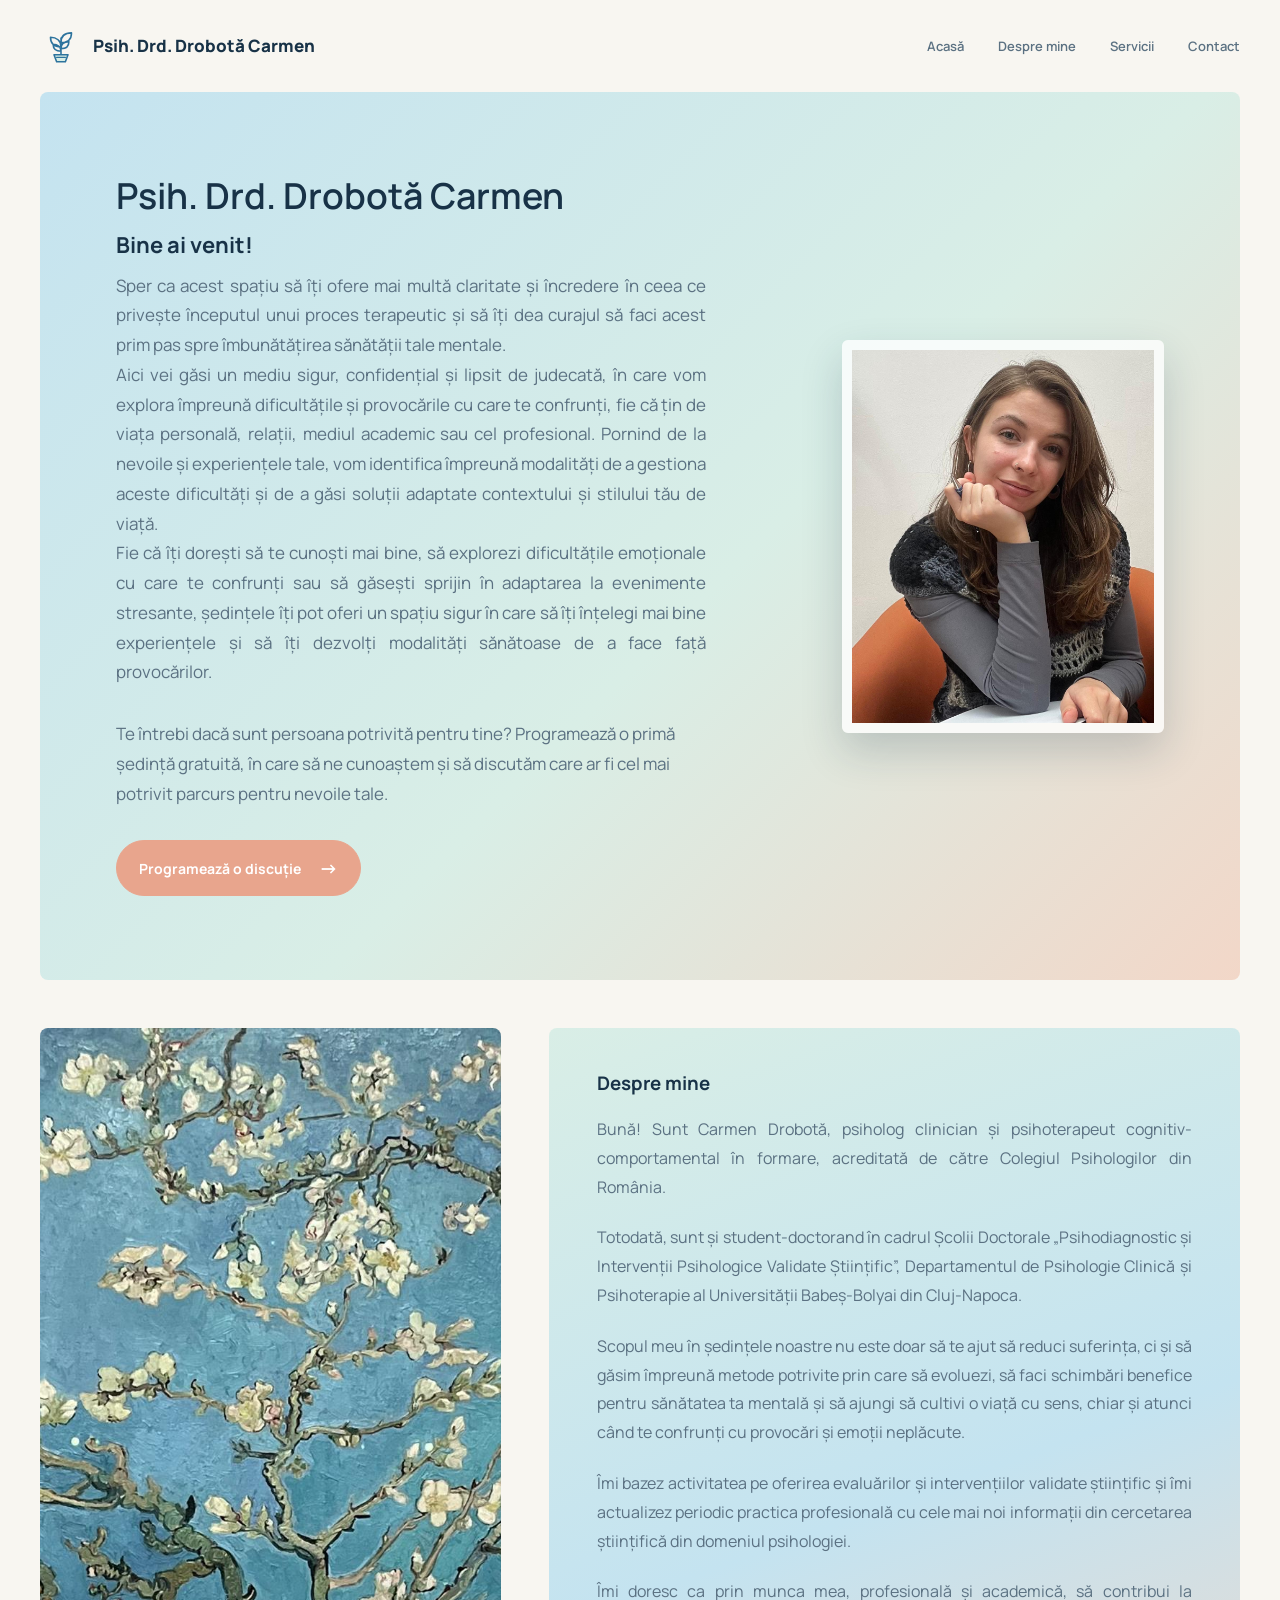
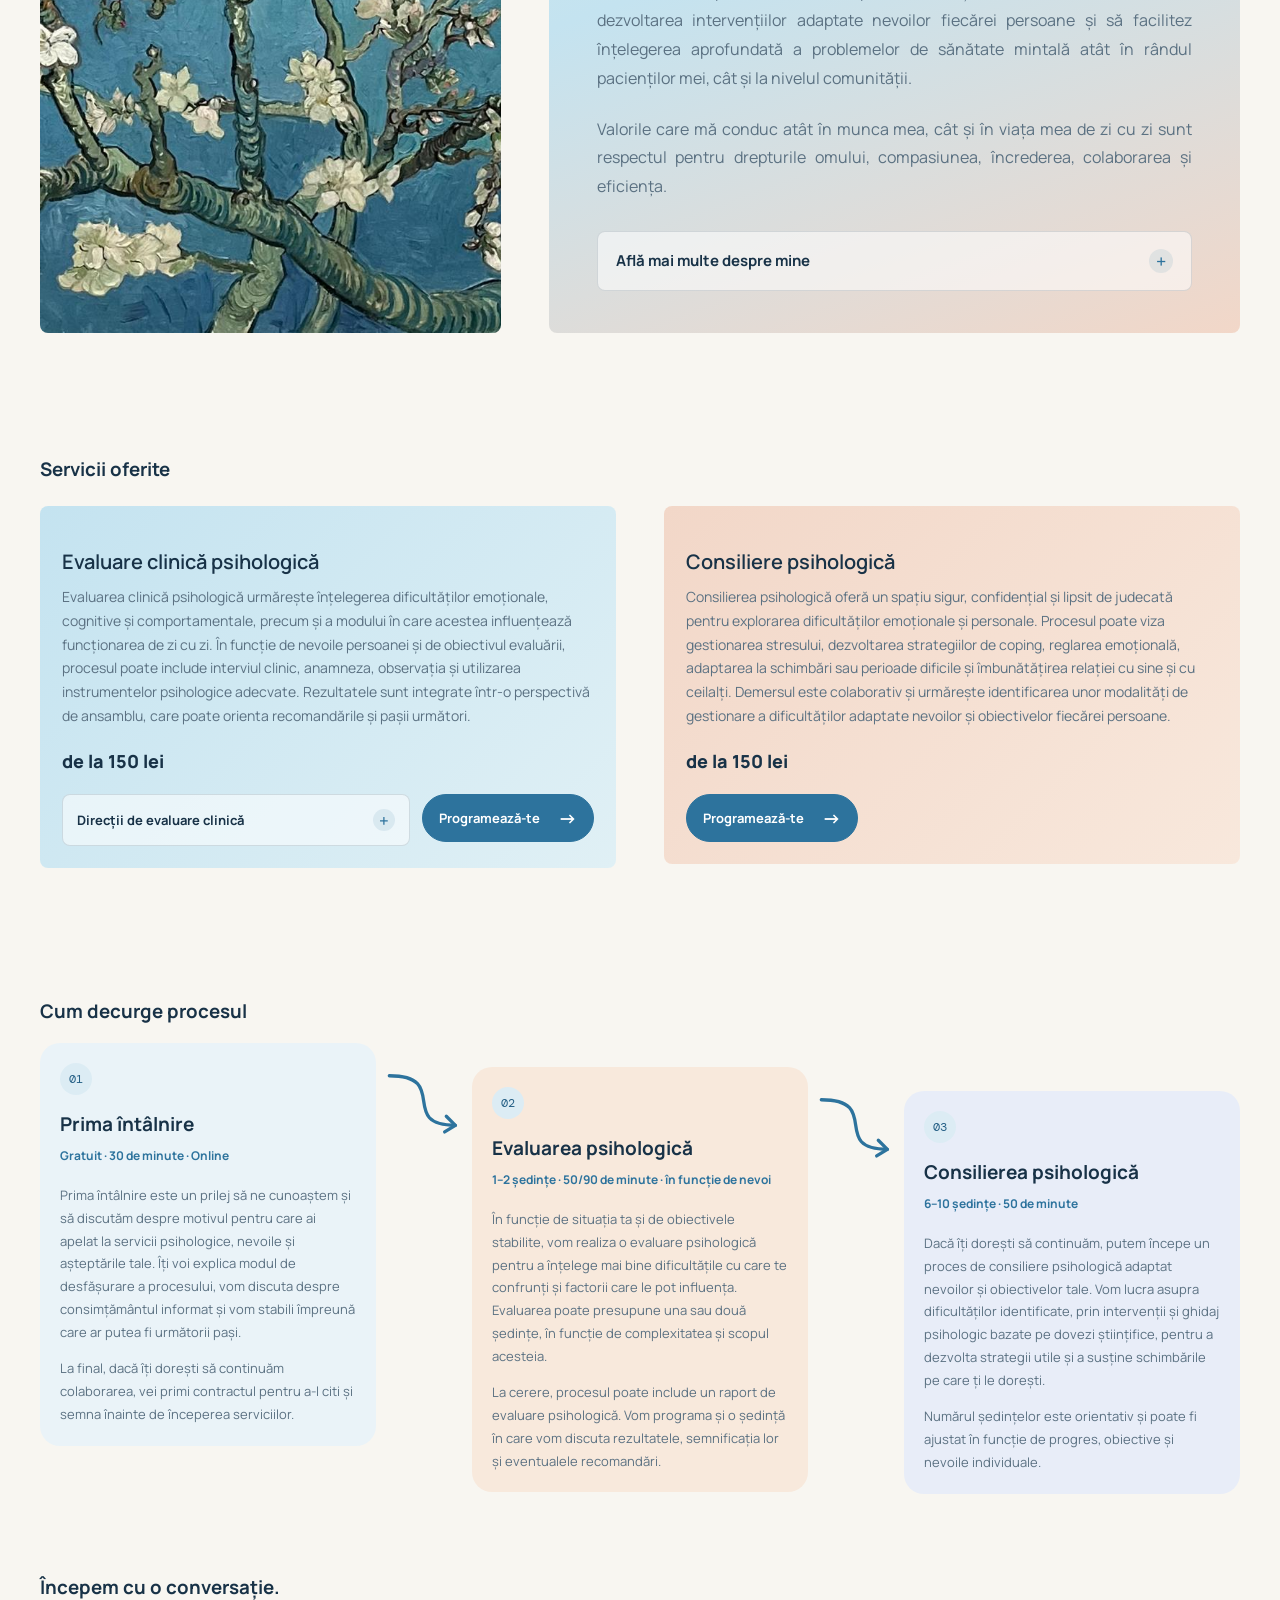
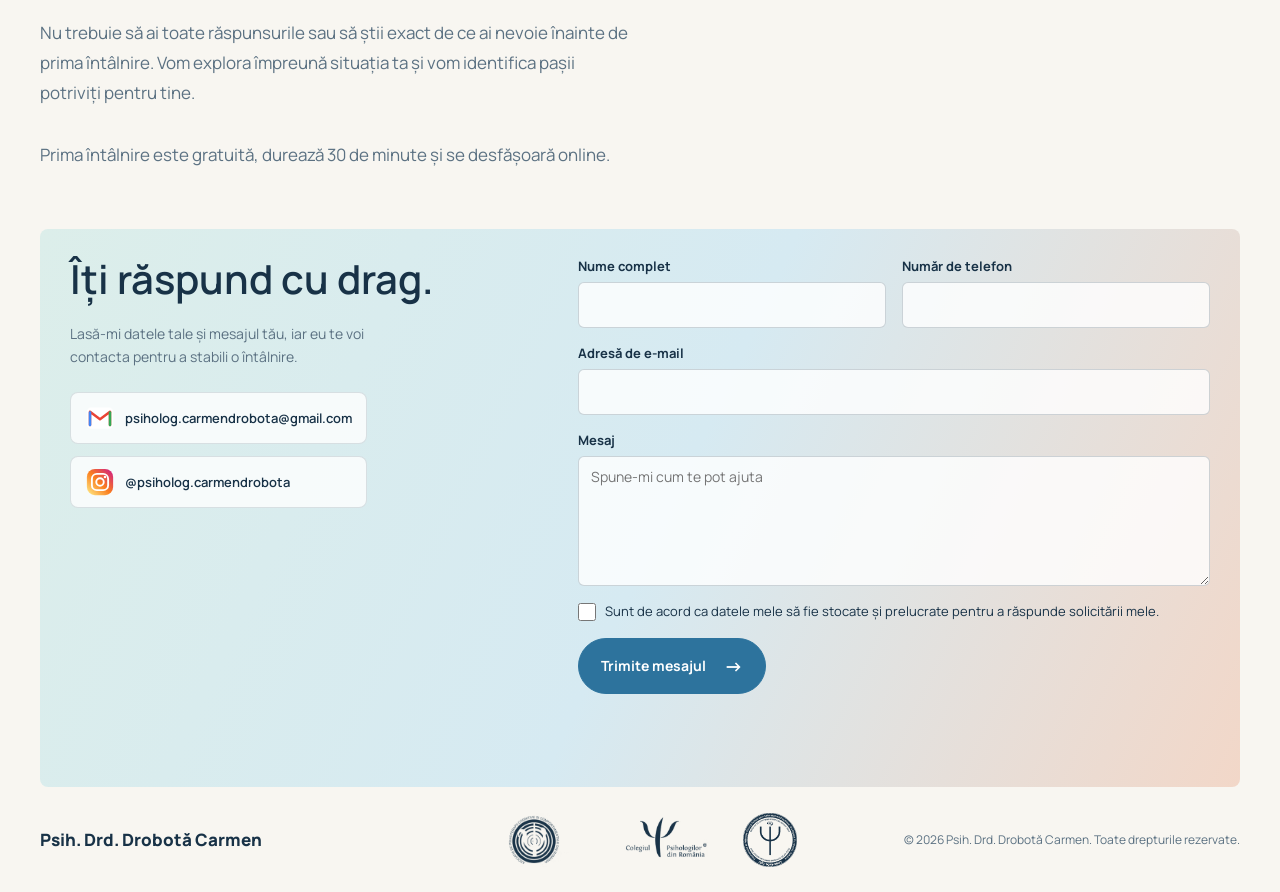
<file: index.html>
<!doctype html>
<html lang="ro">
<head>
  <meta charset="utf-8">
  <meta name="viewport" content="width=device-width, initial-scale=1">
  <meta name="description" content="Sprijin psihologic într-un spațiu sigur și fără judecată.">
  <title>Psih. Drd. Drobotă Carmen</title>
  <link rel="stylesheet" href="css/styles.css">
  <script src="js/script.js?v=3" defer></script>
</head>
<body class="single-page">
  <header class="site-header">
    <a class="wordmark" href="#home" aria-label="Psih. Drd. Drobotă Carmen - pagina principală"><svg class="wordmark-plant" viewBox="0 0 48 48" aria-hidden="true"><path d="M24 34V15M24 25c-8 0-12-4-12-11 7 0 12 4 12 11ZM24 20c0-7 4-11 12-11 0 7-4 11-12 11ZM24 30c-6 0-9-3-9-8 5 0 9 3 9 8ZM24 27c0-5 3-8 9-8 0 5-3 8-9 8Z" fill="none" stroke="#2d739d" stroke-linecap="round" stroke-linejoin="round" stroke-width="1.8"/><path d="m16 34 3 8h10l3-8H16Z" fill="#d9eee6" stroke="#2d739d" stroke-linejoin="round" stroke-width="1.8"/><path d="M19 37h10" fill="none" stroke="#2d739d" stroke-linecap="round" stroke-width="1.4"/></svg><span class="wordmark-name">Psih. Drd. Drobotă Carmen</span></a>
    <button class="menu-toggle" type="button" aria-expanded="false" aria-controls="primary-navigation">
      <span class="menu-toggle-label">Meniu</span>
      <span class="menu-toggle-icon" aria-hidden="true"></span>
    </button>
    <nav class="primary-navigation" id="primary-navigation" aria-label="Navigare principală">
      <a href="#home">Acasă</a>
      <a href="#about">Despre mine</a>
      <a href="#services">Servicii</a>
      <a href="#contact">Contact</a>
    </nav>
  </header>

  <main>
    <section class="page-intro home-intro" id="home">
      <div class="home-copy">
        <h2 data-reveal="left">Psih. Drd. Drobotă Carmen</h2>
        <p class="home-welcome">Bine ai venit!</p>
        <div class="home-description" data-reveal>
          <p class="intro-copy">Sper ca acest spațiu să îți ofere mai multă claritate și încredere în ceea ce privește începutul unui proces terapeutic și să îți dea curajul să faci acest prim pas spre îmbunătățirea sănătății tale mentale.</p>
          <p class="intro-copy">Aici vei găsi un mediu sigur, confidențial și lipsit de judecată, în care vom explora împreună dificultățile și provocările cu care te confrunți, fie că țin de viața personală, relații, mediul academic sau cel profesional. Pornind de la nevoile și experiențele tale, vom identifica împreună modalități de a gestiona aceste dificultăți și de a găsi soluții adaptate contextului și stilului tău de viață.</p>
          <p class="intro-copy">Fie că îți dorești să te cunoști mai bine, să explorezi dificultățile emoționale cu care te confrunți sau să găsești sprijin în adaptarea la evenimente stresante, ședințele îți pot oferi un spațiu sigur în care să îți înțelegi mai bine experiențele și să îți dezvolți modalități sănătoase de a face față provocărilor.</p>
        </div>
        <p class="intro-copy" data-reveal>Te întrebi dacă sunt persoana potrivită pentru tine? Programează o primă ședință gratuită, în care să ne cunoaștem și să discutăm care ar fi cel mai potrivit parcurs pentru nevoile tale.</p>
        <a class="text-link" data-reveal href="#contact-form">Programează o discuție <span aria-hidden="true">→</span></a>
      </div>
      <img class="portrait-image" data-reveal="right" src="images/IMG_1.jpeg" alt="Psih. Drd. Drobotă Carmen, psiholog">
    </section>

    <div class="about-layout" id="about">
      <img class="about-image" data-reveal="left" src="images/IMG_3.jpeg" alt="Pictură cu ramuri înflorite pe fundal albastru">
      <section class="page-intro about-intro" data-reveal>
        <h3>Despre mine</h3>
        <div class="about-biography">
          <p>Bună! Sunt Carmen Drobotă, psiholog clinician și psihoterapeut cognitiv-comportamental în formare, acreditată de către Colegiul Psihologilor din România.</p>
          <p>Totodată, sunt și student-doctorand în cadrul Școlii Doctorale „Psihodiagnostic și Intervenții Psihologice Validate Științific”, Departamentul de Psihologie Clinică și Psihoterapie al Universității Babeș-Bolyai din Cluj-Napoca.</p>
          <p>Scopul meu în ședințele noastre nu este doar să te ajut să reduci suferința, ci și să găsim împreună metode potrivite prin care să evoluezi, să faci schimbări benefice pentru sănătatea ta mentală și să ajungi să cultivi o viață cu sens, chiar și atunci când te confrunți cu provocări și emoții neplăcute.</p>
          <p>Îmi bazez activitatea pe oferirea evaluărilor și intervențiilor validate științific și îmi actualizez periodic practica profesională cu cele mai noi informații din cercetarea științifică din domeniul psihologiei.</p>
          <p>Îmi doresc ca prin munca mea, profesională și academică, să contribui la dezvoltarea intervențiilor adaptate nevoilor fiecărei persoane și să facilitez înțelegerea aprofundată a problemelor de sănătate mintală atât în rândul pacienților mei, cât și la nivelul comunității.</p>
          <p>Valorile care mă conduc atât în munca mea, cât și în viața mea de zi cu zi sunt respectul pentru drepturile omului, compasiunea, încrederea, colaborarea și eficiența.</p>
        </div>
        <div class="about-details" aria-label="Mai multe informații despre mine">
          <details class="about-detail">
            <summary>Află mai multe despre mine</summary>
            <div class="about-detail-content">
              <h4>Educație</h4>
              <p>Doctorat în psihologie – Universitatea Babeș-Bolyai, Cluj-Napoca, în curs</p>
              <p>Masterat în Tehnici Psihologice pentru Controlul Comportamentului și Dezvoltarea Potențialului Uman – Universitatea Babeș-Bolyai, 2024–2026</p>
              <p>Licență în Psihologie – Universitatea Babeș-Bolyai, 2021–2024</p>
              <h4>Formare profesională</h4>
              <p>Urmez formarea în psihoterapie cognitiv-comportamentală în cadrul Asociației de Psihoterapii Cognitive și Comportamentale din România (APCCR), cu interes pentru intervențiile validate științific și aplicarea lor în practica psihologică.</p>
              <h4>Experiență profesională</h4>
              <p>Din 2024, sunt psiholog voluntar în cadrul Clinicii Universitare de Psihologie Babeș-Bolyai PsyTech, unde mă implic în activități de evaluare psihologică și în programe de intervenție asistate de tehnologie. În acest context, am avut ocazia să lucrez cu persoane care se confruntă cu diverse dificultăți de sănătate mintală sau de adaptare la stres, în special studenți și angajați ai Universității Babeș-Bolyai. Experiența mi-a oferit oportunitatea de a contribui la sprijinirea acestora și de a mă familiariza cu modalități de intervenție psihologică bazate pe dovezi științifice.</p>
              <h4>Interese de cercetare</h4>
              <p>Interesele mele vizează înțelegerea și îmbunătățirea sănătății mintale, cu accent pe:</p>
              <ul>
                <li>Reglarea emoțională și rolul acesteia în apariția și menținerea dificultăților emoționale;</li>
                <li>Inflamația și mecanismele neuronale implicate în tulburările emoționale, precum depresia și anxietatea;</li>
                <li>Comportamentele de risc și mecanismele psihologice care contribuie la apariția acestora;</li>
                <li>Intervențiile psihologice digitale, cu accent pe dezvoltarea unor soluții accesibile, care să faciliteze accesul la servicii de sănătate mintală.</li>
              </ul>
            </div>
          </details>
        </div>
      </section>
    </div>
    <section class="content-section services-section" id="services">
      <div class="section-heading" data-reveal><h3>Servicii oferite</h3></div>
      <div class="service-grid">
        <article class="service-item" data-reveal><h3>Evaluare clinică psihologică</h3><p>Evaluarea clinică psihologică urmărește înțelegerea dificultăților emoționale, cognitive și comportamentale, precum și a modului în care acestea influențează funcționarea de zi cu zi. În funcție de nevoile persoanei și de obiectivul evaluării, procesul poate include interviul clinic, anamneza, observația și utilizarea instrumentelor psihologice adecvate. Rezultatele sunt integrate într-o perspectivă de ansamblu, care poate orienta recomandările și pașii următori.</p><p class="service-price">de la 150 lei</p><div class="service-actions"><details class="service-detail"><summary>Direcții de evaluare clinică</summary><div class="service-detail-content"><h4>Screening și evaluarea simptomelor tulburărilor mintale</h4><p>Explorarea simptomelor asociate dificultăților precum anxietatea, depresia și alte manifestări relevante clinic, cu accent pe natura, intensitatea și impactul acestora asupra vieții cotidiene. Evaluarea contribuie la clarificarea dificultăților și la identificarea nevoilor de sprijin sau a oportunității unei evaluări suplimentare.</p><h4>Evaluarea personalității și a trăsăturilor dezadaptative</h4><p>Explorarea tiparelor de gândire, emoție și comportament, a relației cu sine și cu ceilalți și a modului în care acestea influențează adaptarea personală și interpersonală. Atunci când este relevant, evaluarea poate viza trăsături asociate tulburărilor de personalitate, pentru o mai bună înțelegere a dificultăților și formularea unor recomandări adecvate.</p><h4>Evaluarea ADHD la adulți</h4><p>Investigarea dificultăților de atenție, organizare, gestionare a timpului și control al impulsurilor, prin explorarea manifestărilor din copilărie și din prezent și a impactului lor asupra funcționării cotidiene. În funcție de obiectivul evaluării, poate fi utilizat interviul structurat DIVA-5, alături de interviul clinic și analiza altor posibile explicații ale dificultăților.</p></div></details><a class="text-link service-contact-link" href="#contact-form">Programează-te <span aria-hidden="true">→</span></a></div></article>
        <article class="service-item" data-reveal><h3>Consiliere psihologică</h3><p>Consilierea psihologică oferă un spațiu sigur, confidențial și lipsit de judecată pentru explorarea dificultăților emoționale și personale. Procesul poate viza gestionarea stresului, dezvoltarea strategiilor de coping, reglarea emoțională, adaptarea la schimbări sau perioade dificile și îmbunătățirea relației cu sine și cu ceilalți. Demersul este colaborativ și urmărește identificarea unor modalități de gestionare a dificultăților adaptate nevoilor și obiectivelor fiecărei persoane.</p><p class="service-price">de la 150 lei</p><div class="service-actions"><a class="text-link service-contact-link" href="#contact-form">Programează-te <span aria-hidden="true">→</span></a></div></article>
      </div>
      <section class="process-section" aria-labelledby="process-heading">
        <div class="section-heading" data-reveal><h3 id="process-heading">Cum decurge procesul</h3></div>
        <ol class="process-steps">
          <li class="process-step" data-reveal>
            <span class="process-number" aria-hidden="true">01</span>
            <h3>Prima întâlnire</h3>
            <p class="process-meta">Gratuit · 30 de minute · Online</p>
            <p>Prima întâlnire este un prilej să ne cunoaștem și să discutăm despre motivul pentru care ai apelat la servicii psihologice, nevoile și așteptările tale. Îți voi explica modul de desfășurare a procesului, vom discuta despre consimțământul informat și vom stabili împreună care ar putea fi următorii pași.</p>
            <p>La final, dacă îți dorești să continuăm colaborarea, vei primi contractul pentru a-l citi și semna înainte de începerea serviciilor.</p>
          </li>
          <li class="process-step" data-reveal>
            <span class="process-number" aria-hidden="true">02</span>
            <h3>Evaluarea psihologică</h3>
            <p class="process-meta">1–2 ședințe · 50/90 de minute · în funcție de nevoi</p>
            <p>În funcție de situația ta și de obiectivele stabilite, vom realiza o evaluare psihologică pentru a înțelege mai bine dificultățile cu care te confrunți și factorii care le pot influența. Evaluarea poate presupune una sau două ședințe, în funcție de complexitatea și scopul acesteia.</p>
            <p>La cerere, procesul poate include un raport de evaluare psihologică. Vom programa și o ședință în care vom discuta rezultatele, semnificația lor și eventualele recomandări.</p>
          </li>
          <li class="process-step" data-reveal>
            <span class="process-number" aria-hidden="true">03</span>
            <h3>Consilierea psihologică</h3>
            <p class="process-meta">6–10 ședințe · 50 de minute </p>
            <p>Dacă îți dorești să continuăm, putem începe un proces de consiliere psihologică adaptat nevoilor și obiectivelor tale. Vom lucra asupra dificultăților identificate, prin intervenții și ghidaj psihologic bazate pe dovezi științifice, pentru a dezvolta strategii utile și a susține schimbările pe care ți le dorești.</p>
            <p>Numărul ședințelor este orientativ și poate fi ajustat în funcție de progres, obiective și nevoile individuale.</p>
          </li>
        </ol>
      </section>
    </section>

    <section class="page-intro contact-intro" id="contact">
      <h3 data-reveal="left">Începem cu o conversație.</h3>
      <p class="intro-copy" data-reveal>Nu trebuie să ai toate răspunsurile sau să știi exact de ce ai nevoie înainte de prima întâlnire. Vom explora împreună situația ta și vom identifica pașii potriviți pentru tine.</p>
      <p class="intro-copy" data-reveal>Prima întâlnire este gratuită, durează 30 de minute și se desfășoară online.</p>
    </section>
    <section class="content-section contact-section" id="contact-form">
      <div class="contact-details" data-reveal="left">
        <div class="section-heading"><h2>Îți răspund cu drag.</h2></div>
        <p class="appointment-note">Lasă-mi datele tale și mesajul tău, iar eu te voi contacta pentru a stabili o întâlnire.</p>
        <div class="contact-methods">
          <a class="contact-social-link" href="mailto:psiholog.carmendrobota@gmail.com" aria-label="Trimite e-mail la psiholog.carmendrobota@gmail.com" title="Gmail">
            <svg class="brand-logo gmail-logo" viewBox="0 0 48 48" aria-hidden="true">
              <rect x="3" y="7" width="42" height="34" rx="7" fill="#fff" />
              <path d="M8 35V14l16 12 16-12v21" fill="none" stroke="#EA4335" stroke-width="4" stroke-linecap="round" stroke-linejoin="round" />
              <path d="M8 15v20" fill="none" stroke="#4285F4" stroke-width="4" stroke-linecap="round" />
              <path d="M40 15v20" fill="none" stroke="#34A853" stroke-width="4" stroke-linecap="round" />
            </svg>
            <span>psiholog.carmendrobota@gmail.com</span>
          </a>
          <a class="contact-social-link" href="https://www.instagram.com/psiholog.carmendrobota/" target="_blank" rel="noopener noreferrer" aria-label="Instagram @psiholog.carmendrobota" title="Instagram">
            <svg class="brand-logo instagram-logo" viewBox="0 0 48 48" aria-hidden="true">
              <defs>
                <linearGradient id="instagram-gradient" x1="7" y1="41" x2="41" y2="7" gradientUnits="userSpaceOnUse">
                  <stop stop-color="#FEDA75" />
                  <stop offset="0.48" stop-color="#FA7E1E" />
                  <stop offset="1" stop-color="#D62976" />
                </linearGradient>
              </defs>
              <rect x="3" y="3" width="42" height="42" rx="13" fill="url(#instagram-gradient)" />
              <rect x="11" y="11" width="26" height="26" rx="8" fill="none" stroke="#fff" stroke-width="3" />
              <circle cx="24" cy="24" r="6" fill="none" stroke="#fff" stroke-width="3" />
              <circle cx="32" cy="16" r="2" fill="#fff" />
            </svg>
            <span>@psiholog.carmendrobota</span>
          </a>
        </div>
      </div>
      <form class="appointment-form" data-reveal="right" novalidate>
        <div class="form-field">
          <label for="contact-name">Nume complet</label>
          <input id="contact-name" name="Nume" type="text" autocomplete="name" required>
          <span class="form-error" role="alert" hidden>Adaugă numele.</span>
        </div>
        <div class="form-field">
          <label for="contact-phone">Număr de telefon</label>
          <input id="contact-phone" name="Telefon" type="tel" autocomplete="tel" required>
          <span class="form-error" role="alert" hidden>Adaugă numărul de telefon.</span>
        </div>
        <div class="form-field form-field-wide">
          <label for="contact-email">Adresă de e-mail</label>
          <input id="contact-email" name="_replyto" type="email" autocomplete="email" pattern="[^@\s]+@[^@\s.]+(\.[^@\s.]+)*\.[^@\s.]{2,}" required>
          <span class="form-error" role="alert" hidden>Adaugă adresa de e-mail.</span>
        </div>
        <div class="form-field form-field-wide">
          <label for="contact-message">Mesaj</label>
          <textarea id="contact-message" name="Mesaj" rows="5" placeholder="Spune-mi cum te pot ajuta" required></textarea>
          <span class="form-error" role="alert" hidden>Adaugă mesajul.</span>
        </div>
        <div class="form-field form-field-wide consent-field">
          <label class="consent-label" for="contact-consent">
            <input id="contact-consent" name="consent" type="checkbox" required>
            <span>Sunt de acord ca datele mele să fie stocate și prelucrate pentru a răspunde solicitării mele.</span>
          </label>
          <span class="form-error consent-error" role="alert" hidden>Bifează căsuța pentru a putea trimite mesajul.</span>
        </div>
        <button class="text-link form-submit" type="submit">Trimite mesajul <span aria-hidden="true">→</span></button>
        <p class="form-status form-field-wide" role="status" aria-live="polite"></p>
      </form>
    </section>
  </main>

  <footer class="site-footer">
    <a class="wordmark" href="#home"><span class="wordmark-name">Psih. Drd. Drobotă Carmen</span></a>
    <div class="footer-meta">
      <div class="footer-logos" aria-label="Logo-uri colaborări">
        <img src="images/IMG_logo_1.png" alt="Logo colaborare 1" loading="lazy">
        <img src="images/IMG_logo_2.png" alt="Logo colaborare 2" loading="lazy">
        <img src="images/IMG_logo_3.png" alt="Departamentul de Psihologie Clinică și Psihoterapie, Universitatea Babeș-Bolyai" loading="lazy">
      </div>
      <p>© <span data-year></span> Psih. Drd. Drobotă Carmen. Toate drepturile rezervate.</p>
    </div>
  </footer>
</body>
</html>
</file>
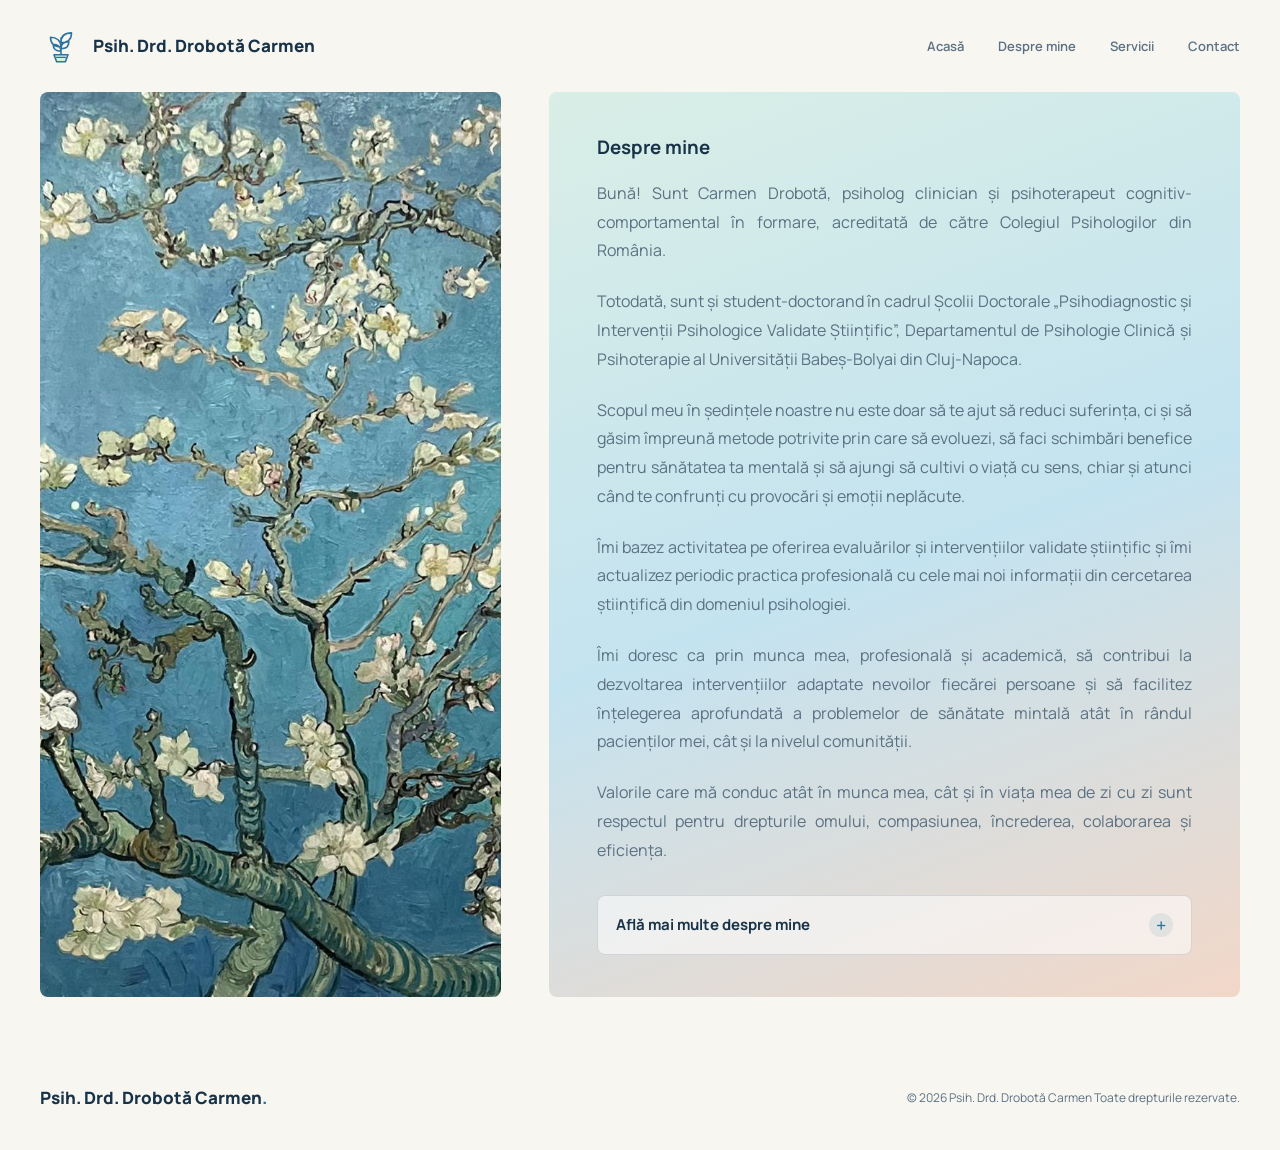
<file: about.html>
<!doctype html>
<html lang="ro">
<head>
  <meta charset="utf-8">
  <meta name="viewport" content="width=device-width, initial-scale=1">
  <meta name="description" content="Află mai multe despre psiholog și abordarea sa.">
  <title>Despre mine | Psih. Drd. Drobotă Carmen</title>
  <link rel="stylesheet" href="css/styles.css">
  <script src="js/script.js?v=3" defer></script>
</head>
<body>
  <header class="site-header">
    <a class="wordmark" href="index.html" aria-label="Psih. Drd. Drobotă Carmen - pagina principală"><svg class="wordmark-plant" viewBox="0 0 48 48" aria-hidden="true"><path d="M24 34V15M24 25c-8 0-12-4-12-11 7 0 12 4 12 11ZM24 20c0-7 4-11 12-11 0 7-4 11-12 11ZM24 30c-6 0-9-3-9-8 5 0 9 3 9 8ZM24 27c0-5 3-8 9-8 0 5-3 8-9 8Z" fill="none" stroke="#2d739d" stroke-linecap="round" stroke-linejoin="round" stroke-width="1.8"/><path d="m16 34 3 8h10l3-8H16Z" fill="#d9eee6" stroke="#2d739d" stroke-linejoin="round" stroke-width="1.8"/><path d="M19 37h10" fill="none" stroke="#2d739d" stroke-linecap="round" stroke-width="1.4"/></svg><span class="wordmark-name">Psih. Drd. Drobotă Carmen</span></a>
    <button class="menu-toggle" type="button" aria-expanded="false" aria-controls="primary-navigation"><span class="menu-toggle-label">Meniu</span><span class="menu-toggle-icon" aria-hidden="true"></span></button>
    <nav class="primary-navigation" id="primary-navigation" aria-label="Navigare principală">
      <a href="index.html#home">Acasă</a><a href="index.html#about">Despre mine</a><a href="index.html#services">Servicii</a><a href="index.html#contact">Contact</a>
    </nav>
  </header>
  <main>
    <div class="about-layout">
      <img class="about-image" src="images/IMG_3.jpeg" alt="Pictură cu ramuri înflorite pe fundal albastru">
      <section class="page-intro about-intro">
        <h3>Despre mine</h3>
        <div class="about-biography">
          <p>Bună! Sunt Carmen Drobotă, psiholog clinician și psihoterapeut cognitiv-comportamental în formare, acreditată de către Colegiul Psihologilor din România.</p>
          <p>Totodată, sunt și student-doctorand în cadrul Școlii Doctorale „Psihodiagnostic și Intervenții Psihologice Validate Științific”, Departamentul de Psihologie Clinică și Psihoterapie al Universității Babeș-Bolyai din Cluj-Napoca.</p>
          <p>Scopul meu în ședințele noastre nu este doar să te ajut să reduci suferința, ci și să găsim împreună metode potrivite prin care să evoluezi, să faci schimbări benefice pentru sănătatea ta mentală și să ajungi să cultivi o viață cu sens, chiar și atunci când te confrunți cu provocări și emoții neplăcute.</p>
          <p>Îmi bazez activitatea pe oferirea evaluărilor și intervențiilor validate științific și îmi actualizez periodic practica profesională cu cele mai noi informații din cercetarea științifică din domeniul psihologiei.</p>
          <p>Îmi doresc ca prin munca mea, profesională și academică, să contribui la dezvoltarea intervențiilor adaptate nevoilor fiecărei persoane și să facilitez înțelegerea aprofundată a problemelor de sănătate mintală atât în rândul pacienților mei, cât și la nivelul comunității.</p>
          <p>Valorile care mă conduc atât în munca mea, cât și în viața mea de zi cu zi sunt respectul pentru drepturile omului, compasiunea, încrederea, colaborarea și eficiența.</p>
        </div>
        <div class="about-details" aria-label="Mai multe informații despre mine">
          <details class="about-detail">
            <summary>Află mai multe despre mine</summary>
            <div class="about-detail-content">
              <h4>Educație</h4>
              <p>Doctorat în psihologie – Universitatea Babeș-Bolyai, Cluj-Napoca, 2026 - prezent</p>
              <p>Masterat în Tehnici Psihologice pentru Controlul Comportamentului și Dezvoltarea Potențialului Uman – Universitatea Babeș-Bolyai, 2024–2026</p>
              <p>Licență în Psihologie – Universitatea Babeș-Bolyai, 2021–2024</p>
              <h4>Formare profesională</h4>
              <p>Urmez formarea în psihoterapie cognitiv-comportamentală în cadrul Asociației de Psihoterapii Cognitive și Comportamentale din România (APCCR), cu interes pentru intervențiile validate științific și aplicarea lor în practica psihologică.</p>
              <h4>Experiență profesională</h4>
              <p>Din 2024, sunt psiholog voluntar în cadrul Clinicii Universitare de Psihologie Babeș-Bolyai PsyTech, unde mă implic în activități de evaluare psihologică și în programe de intervenție asistate de tehnologie. În acest context, am avut ocazia să lucrez cu persoane care se confruntă cu diverse dificultăți de sănătate mintală sau de adaptare la stres, în special studenți și angajați ai Universității Babeș-Bolyai. Experiența mi-a oferit oportunitatea de a contribui la sprijinirea acestora și de a mă familiariza cu modalități de intervenție psihologică bazate pe dovezi științifice.</p>
              <h4>Interese de cercetare</h4>
              <p>Interesele mele vizează înțelegerea și îmbunătățirea sănătății mintale, cu accent pe:</p>
              <ul>
                <li>Reglarea emoțională și rolul acesteia în apariția și menținerea dificultăților emoționale;</li>
                <li>Inflamația și mecanismele neuronale implicate în tulburările emoționale, precum depresia și anxietatea;</li>
                <li>Comportamentele de risc și mecanismele psihologice care contribuie la apariția acestora;</li>
                <li>Intervențiile psihologice digitale, cu accent pe dezvoltarea unor soluții accesibile, care să faciliteze accesul la servicii de sănătate mintală.</li>
              </ul>
            </div>
          </details>
        </div>
      </section>
    </div>
  </main>
  <footer class="site-footer"><a class="wordmark" href="index.html"><span class="wordmark-name">Psih. Drd. Drobotă Carmen<span>.</span></span></a><p>© <span data-year></span> Psih. Drd. Drobotă Carmen Toate drepturile rezervate.</p></footer>
</body>
</html>
</file>
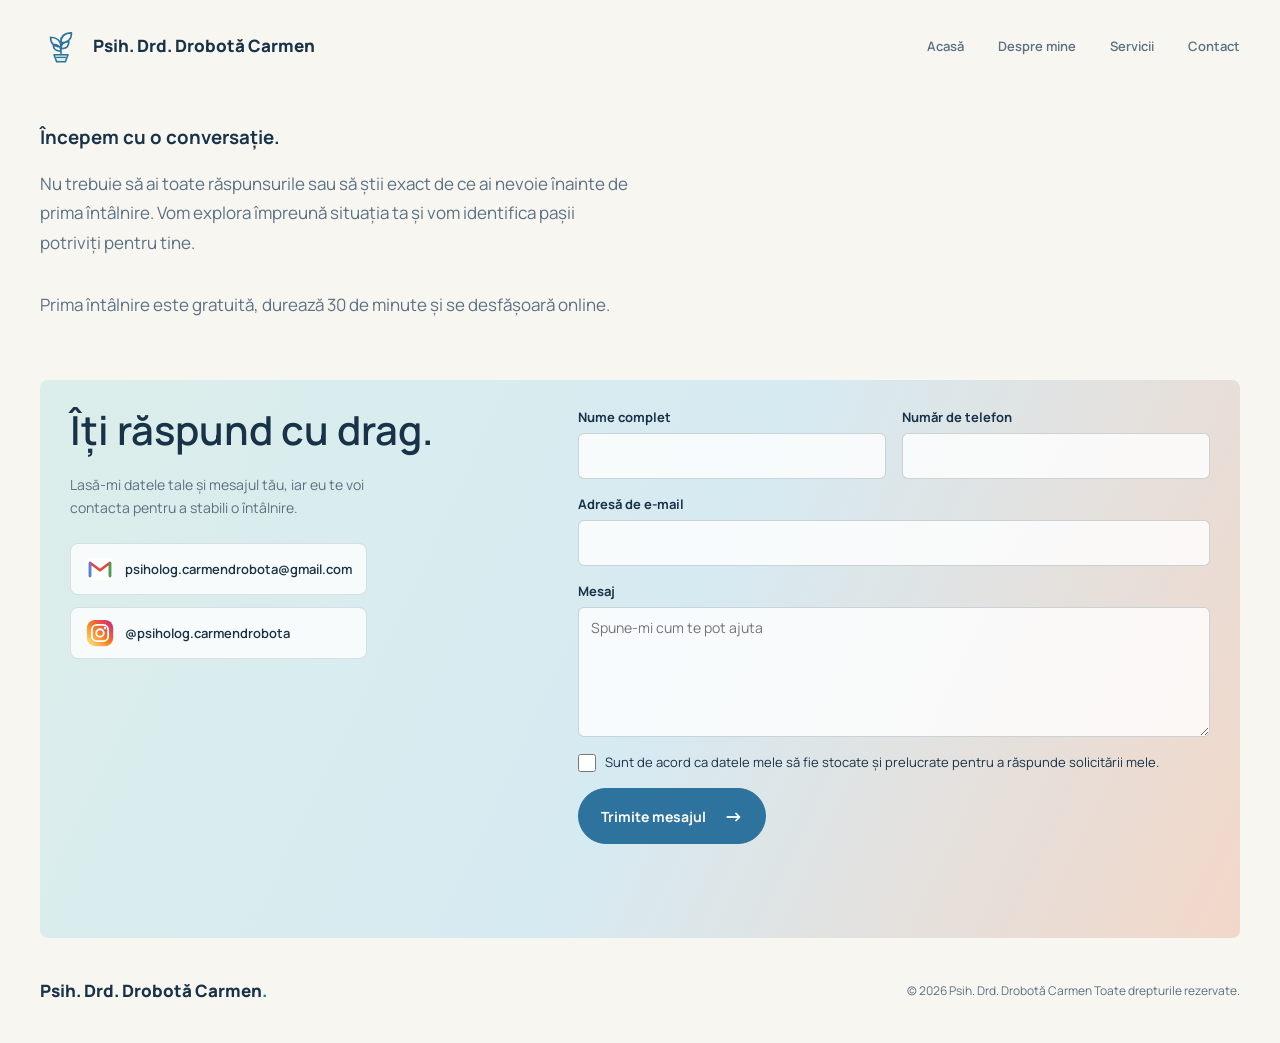
<file: contact.html>
<!doctype html>
<html lang="ro">
<head>
  <meta charset="utf-8">
  <meta name="viewport" content="width=device-width, initial-scale=1">
  <meta name="description" content="Contactează cabinetul pentru o primă discuție.">
  <title>Contact | Psih. Drd. Drobotă Carmen</title>
  <link rel="stylesheet" href="css/styles.css">
  <script src="js/script.js?v=3" defer></script>
</head>
<body class="contact-page">
  <header class="site-header">
    <a class="wordmark" href="index.html" aria-label="Psih. Drd. Drobotă Carmen - pagina principală"><svg class="wordmark-plant" viewBox="0 0 48 48" aria-hidden="true"><path d="M24 34V15M24 25c-8 0-12-4-12-11 7 0 12 4 12 11ZM24 20c0-7 4-11 12-11 0 7-4 11-12 11ZM24 30c-6 0-9-3-9-8 5 0 9 3 9 8ZM24 27c0-5 3-8 9-8 0 5-3 8-9 8Z" fill="none" stroke="#2d739d" stroke-linecap="round" stroke-linejoin="round" stroke-width="1.8"/><path d="m16 34 3 8h10l3-8H16Z" fill="#d9eee6" stroke="#2d739d" stroke-linejoin="round" stroke-width="1.8"/><path d="M19 37h10" fill="none" stroke="#2d739d" stroke-linecap="round" stroke-width="1.4"/></svg><span class="wordmark-name">Psih. Drd. Drobotă Carmen</span></a>
    <button class="menu-toggle" type="button" aria-expanded="false" aria-controls="primary-navigation"><span class="menu-toggle-label">Meniu</span><span class="menu-toggle-icon" aria-hidden="true"></span></button>
    <nav class="primary-navigation" id="primary-navigation" aria-label="Navigare principală">
      <a href="index.html#home">Acasă</a><a href="index.html#about">Despre mine</a><a href="index.html#services">Servicii</a><a href="index.html#contact">Contact</a>
    </nav>
  </header>
  <main>
    <section class="page-intro contact-intro">
      <h3>Începem cu o conversație.</h3>
      <p class="intro-copy">Nu trebuie să ai toate răspunsurile sau să știi exact de ce ai nevoie înainte de prima întâlnire. Vom explora împreună situația ta și vom identifica pașii potriviți pentru tine.</p>
      <p class="intro-copy">Prima întâlnire este gratuită, durează 30 de minute și se desfășoară online.</p>
    </section>
    <section class="content-section contact-section">
      <div class="contact-details">
        <div class="section-heading"><h2>Îți răspund cu drag.</h2></div>
        <p class="appointment-note">Lasă-mi datele tale și mesajul tău, iar eu te voi contacta pentru a stabili o întâlnire.</p>
        <div class="contact-methods">
          <a class="contact-social-link" href="mailto:psiholog.carmendrobota@gmail.com" aria-label="Trimite e-mail la psiholog.carmendrobota@gmail.com" title="Gmail">
            <svg class="brand-logo gmail-logo" viewBox="0 0 48 48" aria-hidden="true">
              <rect x="3" y="7" width="42" height="34" rx="7" fill="#fff" />
              <path d="M8 35V14l16 12 16-12v21" fill="none" stroke="#EA4335" stroke-width="4" stroke-linecap="round" stroke-linejoin="round" />
              <path d="M8 15v20" fill="none" stroke="#4285F4" stroke-width="4" stroke-linecap="round" />
              <path d="M40 15v20" fill="none" stroke="#34A853" stroke-width="4" stroke-linecap="round" />
            </svg>
            <span>psiholog.carmendrobota@gmail.com</span>
          </a>
          <a class="contact-social-link" href="https://www.instagram.com/psiholog.carmendrobota/" target="_blank" rel="noopener noreferrer" aria-label="Instagram @psiholog.carmendrobota" title="Instagram">
            <svg class="brand-logo instagram-logo" viewBox="0 0 48 48" aria-hidden="true">
              <defs>
                <linearGradient id="instagram-gradient" x1="7" y1="41" x2="41" y2="7" gradientUnits="userSpaceOnUse">
                  <stop stop-color="#FEDA75" />
                  <stop offset="0.48" stop-color="#FA7E1E" />
                  <stop offset="1" stop-color="#D62976" />
                </linearGradient>
              </defs>
              <rect x="3" y="3" width="42" height="42" rx="13" fill="url(#instagram-gradient)" />
              <rect x="11" y="11" width="26" height="26" rx="8" fill="none" stroke="#fff" stroke-width="3" />
              <circle cx="24" cy="24" r="6" fill="none" stroke="#fff" stroke-width="3" />
              <circle cx="32" cy="16" r="2" fill="#fff" />
            </svg>
            <span>@psiholog.carmendrobota</span>
          </a>
        </div>
      </div>
      <form class="appointment-form" novalidate>
        <div class="form-field">
          <label for="contact-name">Nume complet</label>
          <input id="contact-name" name="Nume" type="text" autocomplete="name" required>
          <span class="form-error" role="alert" hidden>Adaugă numele.</span>
        </div>
        <div class="form-field">
          <label for="contact-phone">Număr de telefon</label>
          <input id="contact-phone" name="Telefon" type="tel" autocomplete="tel" required>
          <span class="form-error" role="alert" hidden>Adaugă numărul de telefon.</span>
        </div>
        <div class="form-field form-field-wide">
          <label for="contact-email">Adresă de e-mail</label>
          <input id="contact-email" name="_replyto" type="email" autocomplete="email" pattern="[^@\s]+@[^@\s.]+(\.[^@\s.]+)*\.[^@\s.]{2,}" required>
          <span class="form-error" role="alert" hidden>Adaugă adresa de e-mail.</span>
        </div>
        <div class="form-field form-field-wide">
          <label for="contact-message">Mesaj</label>
          <textarea id="contact-message" name="Mesaj" rows="5" placeholder="Spune-mi cum te pot ajuta" required></textarea>
          <span class="form-error" role="alert" hidden>Adaugă mesajul.</span>
        </div>
        <div class="form-field form-field-wide consent-field">
          <label class="consent-label" for="contact-consent">
            <input id="contact-consent" name="consent" type="checkbox" required>
            <span>Sunt de acord ca datele mele să fie stocate și prelucrate pentru a răspunde solicitării mele.</span>
          </label>
          <span class="form-error consent-error" role="alert" hidden>Bifează căsuța pentru a putea trimite mesajul.</span>
        </div>
        <button class="text-link form-submit" type="submit">Trimite mesajul <span aria-hidden="true">→</span></button>
        <p class="form-status form-field-wide" role="status" aria-live="polite"></p>
      </form>
    </section>
  </main>
  <footer class="site-footer"><a class="wordmark" href="index.html"><span class="wordmark-name">Psih. Drd. Drobotă Carmen<span>.</span></span></a><p>© <span data-year></span> Psih. Drd. Drobotă Carmen Toate drepturile rezervate.</p></footer>
</body>
</html>
</file>
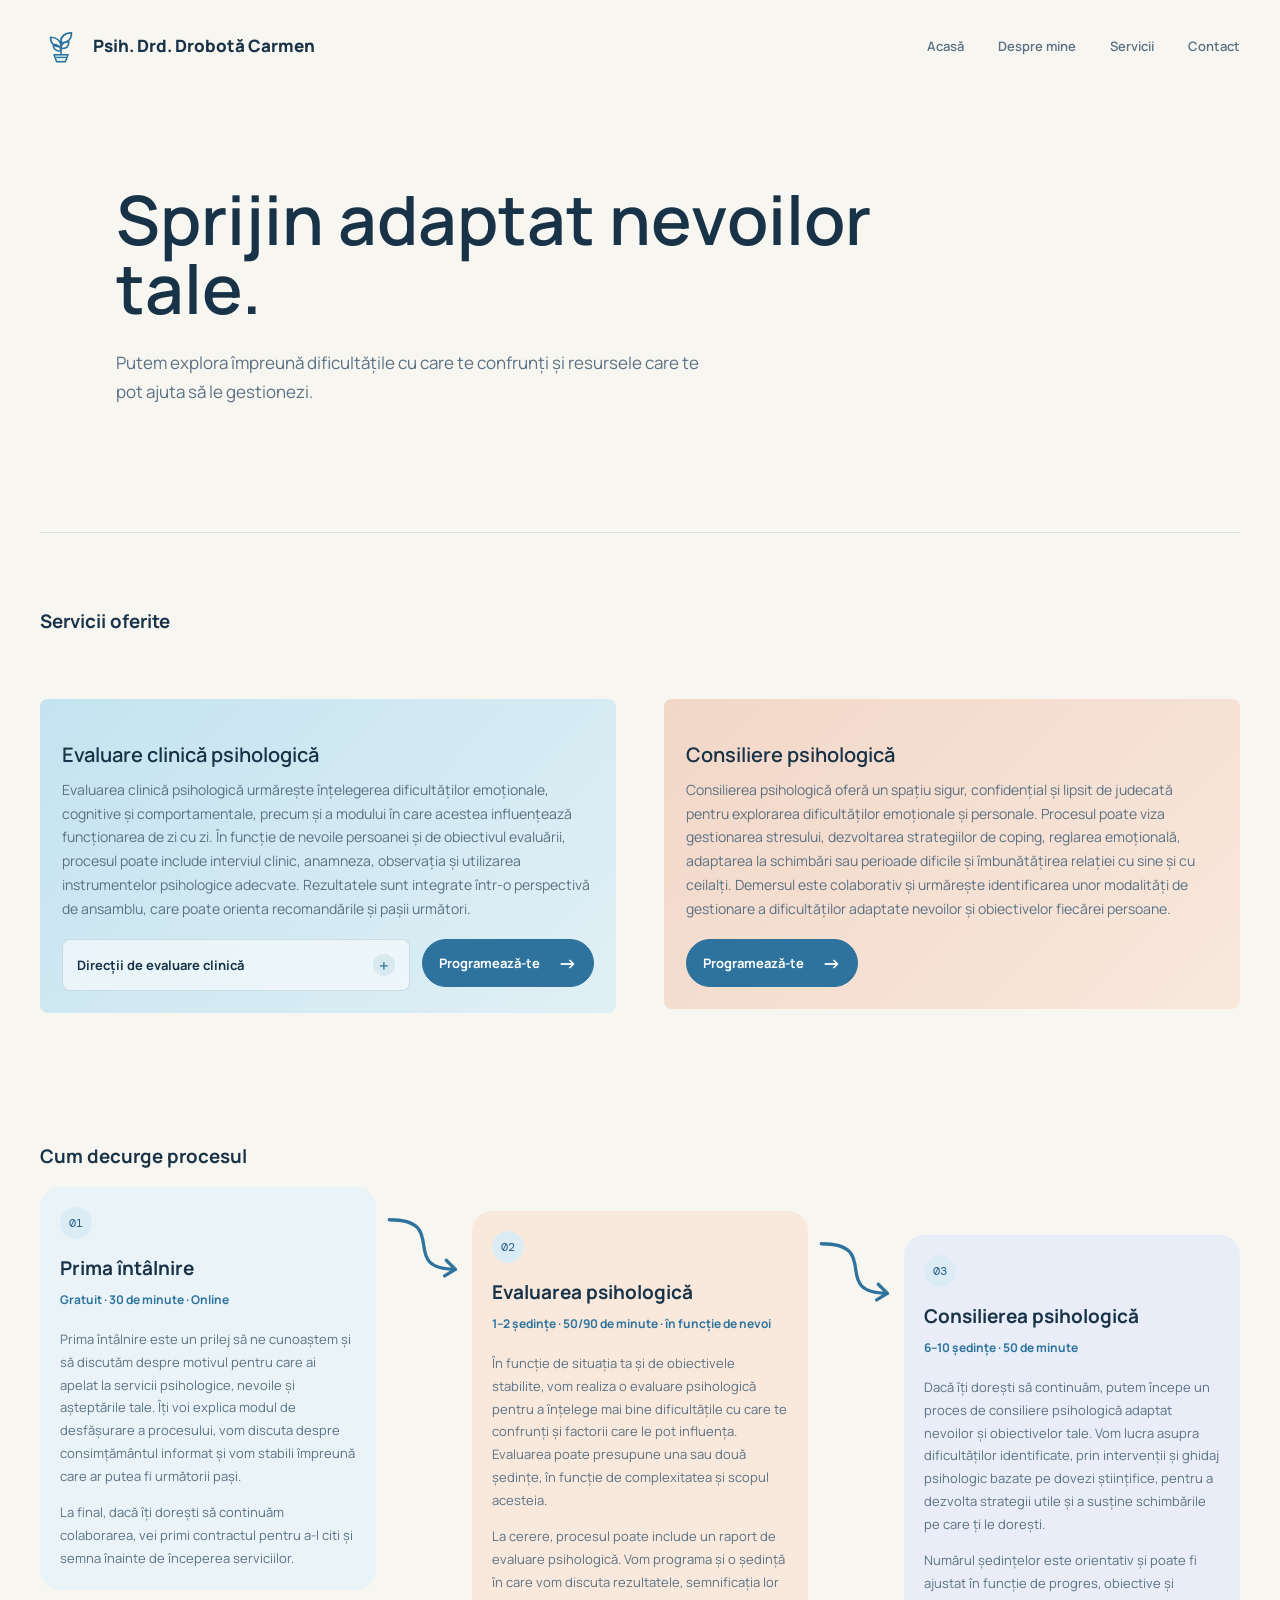
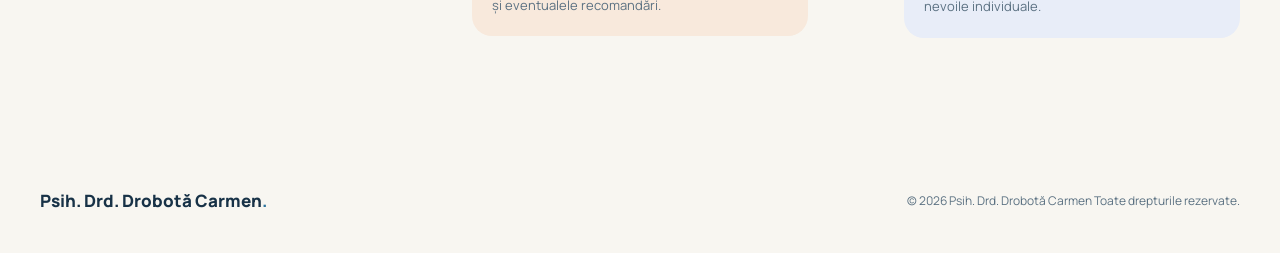
<file: services.html>
<!doctype html>
<html lang="ro">
<head>
  <meta charset="utf-8">
  <meta name="viewport" content="width=device-width, initial-scale=1">
  <meta name="description" content="Descoperă serviciile de consiliere psihologică.">
  <title>Servicii | Psih. Drd. Drobotă Carmen</title>
  <link rel="stylesheet" href="css/styles.css">
  <script src="js/script.js?v=3" defer></script>
</head>
<body>
  <header class="site-header">
    <a class="wordmark" href="index.html" aria-label="Psih. Drd. Drobotă Carmen - pagina principală"><svg class="wordmark-plant" viewBox="0 0 48 48" aria-hidden="true"><path d="M24 34V15M24 25c-8 0-12-4-12-11 7 0 12 4 12 11ZM24 20c0-7 4-11 12-11 0 7-4 11-12 11ZM24 30c-6 0-9-3-9-8 5 0 9 3 9 8ZM24 27c0-5 3-8 9-8 0 5-3 8-9 8Z" fill="none" stroke="#2d739d" stroke-linecap="round" stroke-linejoin="round" stroke-width="1.8"/><path d="m16 34 3 8h10l3-8H16Z" fill="#d9eee6" stroke="#2d739d" stroke-linejoin="round" stroke-width="1.8"/><path d="M19 37h10" fill="none" stroke="#2d739d" stroke-linecap="round" stroke-width="1.4"/></svg><span class="wordmark-name">Psih. Drd. Drobotă Carmen</span></a>
    <button class="menu-toggle" type="button" aria-expanded="false" aria-controls="primary-navigation"><span class="menu-toggle-label">Meniu</span><span class="menu-toggle-icon" aria-hidden="true"></span></button>
    <nav class="primary-navigation" id="primary-navigation" aria-label="Navigare principală">
      <a href="index.html#home">Acasă</a><a href="index.html#about">Despre mine</a><a href="index.html#services">Servicii</a><a href="index.html#contact">Contact</a>
    </nav>
  </header>
  <main>
    <section class="page-intro services-intro">
      <h1>Sprijin adaptat nevoilor tale.</h1>
      <p class="intro-copy">Putem explora împreună dificultățile cu care te confrunți și resursele care te pot ajuta să le gestionezi.</p>
    </section>
    <section class="content-section">
      <div class="section-heading"><h3>Servicii oferite</h3></div>
      <div class="service-grid">
        <article class="service-item"><h3>Evaluare clinică psihologică</h3><p>Evaluarea clinică psihologică urmărește înțelegerea dificultăților emoționale, cognitive și comportamentale, precum și a modului în care acestea influențează funcționarea de zi cu zi. În funcție de nevoile persoanei și de obiectivul evaluării, procesul poate include interviul clinic, anamneza, observația și utilizarea instrumentelor psihologice adecvate. Rezultatele sunt integrate într-o perspectivă de ansamblu, care poate orienta recomandările și pașii următori.</p><div class="service-actions"><details class="service-detail"><summary>Direcții de evaluare clinică</summary><div class="service-detail-content"><h4>Screening și evaluarea simptomelor tulburărilor mintale</h4><p>Explorarea simptomelor asociate dificultăților precum anxietatea, depresia și alte manifestări relevante clinic, cu accent pe natura, intensitatea și impactul acestora asupra vieții cotidiene. Evaluarea contribuie la clarificarea dificultăților și la identificarea nevoilor de sprijin sau a oportunității unei evaluări suplimentare.</p><h4>Evaluarea personalității și a trăsăturilor dezadaptative</h4><p>Explorarea tiparelor de gândire, emoție și comportament, a relației cu sine și cu ceilalți și a modului în care acestea influențează adaptarea personală și interpersonală. Atunci când este relevant, evaluarea poate viza trăsături asociate tulburărilor de personalitate, pentru o mai bună înțelegere a dificultăților și formularea unor recomandări adecvate.</p><h4>Evaluarea ADHD la adulți</h4><p>Investigarea dificultăților de atenție, organizare, gestionare a timpului și control al impulsurilor, prin explorarea manifestărilor din copilărie și din prezent și a impactului lor asupra funcționării cotidiene. În funcție de obiectivul evaluării, poate fi utilizat interviul structurat DIVA-5, alături de interviul clinic și analiza altor posibile explicații ale dificultăților.</p></div></details><a class="text-link service-contact-link" href="index.html#contact-form">Programează-te <span aria-hidden="true">→</span></a></div></article>
        <article class="service-item"><h3>Consiliere psihologică</h3><p>Consilierea psihologică oferă un spațiu sigur, confidențial și lipsit de judecată pentru explorarea dificultăților emoționale și personale. Procesul poate viza gestionarea stresului, dezvoltarea strategiilor de coping, reglarea emoțională, adaptarea la schimbări sau perioade dificile și îmbunătățirea relației cu sine și cu ceilalți. Demersul este colaborativ și urmărește identificarea unor modalități de gestionare a dificultăților adaptate nevoilor și obiectivelor fiecărei persoane.</p><div class="service-actions"><a class="text-link service-contact-link" href="index.html#contact-form">Programează-te <span aria-hidden="true">→</span></a></div></article>
      </div>
      <section class="process-section" aria-labelledby="process-heading">
        <div class="section-heading"><h3 id="process-heading">Cum decurge procesul</h3></div>
        <ol class="process-steps">
          <li class="process-step">
            <span class="process-number" aria-hidden="true">01</span>
            <h3>Prima întâlnire</h3>
            <p class="process-meta">Gratuit · 30 de minute · Online</p>
            <p>Prima întâlnire este un prilej să ne cunoaștem și să discutăm despre motivul pentru care ai apelat la servicii psihologice, nevoile și așteptările tale. Îți voi explica modul de desfășurare a procesului, vom discuta despre consimțământul informat și vom stabili împreună care ar putea fi următorii pași.</p>
            <p>La final, dacă îți dorești să continuăm colaborarea, vei primi contractul pentru a-l citi și semna înainte de începerea serviciilor.</p>
          </li>
          <li class="process-step">
            <span class="process-number" aria-hidden="true">02</span>
            <h3>Evaluarea psihologică</h3>
            <p class="process-meta">1–2 ședințe · 50/90 de minute · în funcție de nevoi</p>
            <p>În funcție de situația ta și de obiectivele stabilite, vom realiza o evaluare psihologică pentru a înțelege mai bine dificultățile cu care te confrunți și factorii care le pot influența. Evaluarea poate presupune una sau două ședințe, în funcție de complexitatea și scopul acesteia.</p>
            <p>La cerere, procesul poate include un raport de evaluare psihologică. Vom programa și o ședință în care vom discuta rezultatele, semnificația lor și eventualele recomandări.</p>
          </li>
          <li class="process-step">
            <span class="process-number" aria-hidden="true">03</span>
            <h3>Consilierea psihologică</h3>
            <p class="process-meta">6–10 ședințe · 50 de minute</p>
            <p>Dacă îți dorești să continuăm, putem începe un proces de consiliere psihologică adaptat nevoilor și obiectivelor tale. Vom lucra asupra dificultăților identificate, prin intervenții și ghidaj psihologic bazate pe dovezi științifice, pentru a dezvolta strategii utile și a susține schimbările pe care ți le dorești.</p>
            <p>Numărul ședințelor este orientativ și poate fi ajustat în funcție de progres, obiective și nevoile individuale.</p>
          </li>
        </ol>
      </section>
    </section>
  </main>
  <footer class="site-footer"><a class="wordmark" href="index.html"><span class="wordmark-name">Psih. Drd. Drobotă Carmen<span>.</span></span></a><p>© <span data-year></span> Psih. Drd. Drobotă Carmen Toate drepturile rezervate.</p></footer>
</body>
</html>
</file>
<file: css/styles.css>
@import url('https://fonts.googleapis.com/css2?family=DM+Mono:wght@400;500&family=Manrope:wght@400;500;600;700;800&display=swap');

:root {
  color-scheme: light;
  --ink: #183247;
  --muted: #5b7182;
  --paper: #f8f6f1;
  --line: #d9e0e2;
  --coral: #e8a58d;
  --accent: #2d739d;
  --panel-radius: 8px;
  --mono: 'DM Mono', monospace;
  --sans: 'Manrope', sans-serif;
}

* { box-sizing: border-box; }

html { scroll-behavior: smooth; }

body {
  margin: 0;
  color: var(--ink);
  background-color: var(--paper);
  font-family: var(--sans);
  -webkit-font-smoothing: antialiased;
}

a { color: inherit; }

.site-header, .site-footer {
  display: flex;
  align-items: center;
  justify-content: space-between;
  width: min(100% - 80px, 1280px);
  margin: 0 auto;
}

.site-header { min-height: 92px; }
.single-page .site-header { position: sticky; z-index: 10; top: 0; background: var(--paper); }
.single-page main [id] { scroll-margin-top: 110px; }
.single-page .home-intro { margin-bottom: 48px; }
.single-page .about-intro { margin-bottom: 48px; }

.wordmark { display: flex; max-width: 320px; align-items: center; gap: 11px; overflow-wrap: anywhere; font-size: 17px; font-weight: 800; line-height: 1.25; text-decoration: none; letter-spacing: 0; }
.wordmark-name { min-width: 0; }
.wordmark .wordmark-name > span { color: var(--accent); }
.wordmark-plant { display: block; width: 42px; height: 46px; flex: 0 0 42px; }

.primary-navigation { display: flex; align-items: center; gap: 34px; }
.primary-navigation a { color: var(--muted); font-size: 13px; font-weight: 600; text-decoration: none; transition: color 160ms ease; }
.primary-navigation a:hover, .primary-navigation a[aria-current="page"] { color: var(--ink); }
.primary-navigation a[aria-current="page"] { text-decoration: underline; text-decoration-color: var(--accent); text-underline-offset: 6px; }

.menu-toggle { display: none; }

.page-intro, .content-section { width: min(100% - 80px, 1280px); margin: 0 auto; }
.page-intro { padding: 118px 0 126px; border-radius: var(--panel-radius); }
.home-intro { min-height: 590px; display: grid; grid-template-columns: minmax(0, 1.35fr) minmax(280px, 0.65fr); align-items: center; gap: 56px; padding: 84px clamp(24px, 6vw, 76px); background: linear-gradient(135deg, #c4e3f0 0%, #d9eee6 56%, #f2d7c8 100%); }
.about-intro { background: linear-gradient(160deg, #d9eee6 0%, #c4e3f0 52%, #f2d7c8 100%); }
.contact-intro { border-radius: 0; background: transparent; }
.page-intro:not(.home-intro) { display: flex; min-height: 440px; flex-direction: column; align-items: flex-start; justify-content: center; padding: 72px clamp(24px, 6vw, 76px); }
.page-intro.contact-intro { min-height: 0; justify-content: flex-start; padding: 32px 0 28px; }
.about-layout { display: grid; width: min(100% - 80px, 1280px); grid-template-columns: minmax(280px, 0.8fr) minmax(0, 1.2fr); align-items: stretch; gap: 48px; margin: 0 auto 48px; }
.about-image { display: block; width: 100%; height: 100%; min-height: 640px; border-radius: var(--panel-radius); object-fit: cover; object-position: center; }
.page-intro.about-intro { width: 100%; min-height: 0; margin: 0; align-items: flex-start; padding: 42px clamp(24px, 4vw, 48px); }
.about-intro h2 { max-width: 720px; margin-bottom: 20px; font-size: clamp(38px, 5vw, 64px); }
.about-intro .intro-copy { margin-bottom: 0; }
.home-copy { max-width: 700px; min-width: 0; }
.home-copy > h2 { max-width: none; margin-bottom: 16px; font-size: clamp(18px, 2.8vw, 38px); white-space: nowrap; }
.home-description { margin-bottom: 32px; text-align: justify; }
.home-description .intro-copy { margin-bottom: 0; }
.home-intro h1 { max-width: 680px; font-size: clamp(42px, 5vw, 64px); }
.home-welcome { margin: 0 0 12px; color: var(--ink); font-size: clamp(14px, 1.8vw, 22px); font-weight: 700; line-height: 1.2; animation: welcome-slide-in 700ms ease-out both; }
@keyframes welcome-slide-in {
  from { transform: translateX(-36px); }
  to { transform: translateX(0); }
}
[data-reveal] { --reveal-delay: 0ms; }
.service-item:nth-child(2) { --reveal-delay: 100ms; }
.service-item:nth-child(3) { --reveal-delay: 200ms; }
.motion-ready [data-reveal] {
  opacity: 0;
  transform: translateY(24px);
  transition: opacity 700ms ease, transform 700ms cubic-bezier(0.2, 0.7, 0.2, 1);
  transition-delay: var(--reveal-delay);
}
.motion-ready [data-reveal="left"] { transform: translateX(-28px); }
.motion-ready [data-reveal="right"] { transform: translateX(28px); }
.motion-ready [data-reveal].is-visible { opacity: 1; transform: translate(0); }
.portrait-image { display: block; width: min(100%, 390px); aspect-ratio: 0.82; justify-self: end; border: 10px solid rgba(255, 255, 255, 0.78); border-radius: 6px; box-shadow: 0 18px 42px rgba(24, 50, 71, 0.2); object-fit: cover; object-position: center; }
.eyebrow { margin: 0 0 20px; color: #50758d; font-family: var(--mono); font-size: 11px; text-transform: uppercase; }
h1, h2, h3, p { margin-top: 0; }
h1, h2, h3, .intro-copy, .section-copy, .service-item p { overflow-wrap: anywhere; }
h1 { max-width: 820px; margin-bottom: 24px; font-size: clamp(48px, 7vw, 92px); font-weight: 600; line-height: 1.02; letter-spacing: 0; }
.page-intro:not(.home-intro) h1 { max-width: 800px; font-size: clamp(42px, 5.5vw, 68px); }
.intro-copy { max-width: 590px; margin-bottom: 32px; color: var(--muted); font-size: 17px; line-height: 1.75; }
.text-link {
  display: inline-flex;
  align-items: center;
  gap: 18px;
  padding: 14px 22px;
  border: 1px solid var(--accent);
  border-radius: 999px;
  background: var(--accent);
  color: #fff;
  font-size: 14px;
  font-weight: 700;
  text-decoration: none;
  transition: box-shadow 160ms ease, background-color 160ms ease;
}
.text-link:hover { background: #245f85; box-shadow: 0 5px 14px rgba(24, 50, 71, 0.2); }
.text-link:active { background: #1f536f; }
.text-link:focus-visible { outline: 3px solid #8ab7d2; outline-offset: 4px; }
.text-link span { color: inherit; font-size: 19px; }
.home-copy > .text-link { border-color: #e8a58d; background: #e8a58d; color: #fff; }
.home-copy > .text-link:hover { border-color: #d78d74; background: #d78d74; }

.content-section { padding: 75px 0 110px; border-top: 1px solid var(--line); }
.content-section.services-section { padding-bottom: 48px; border-top: 0; }
.services-section > .section-heading { display: block; margin-bottom: 24px; }
.services-section > .section-heading h3 { margin-bottom: 0; }
.section-heading { display: grid; grid-template-columns: minmax(130px, 0.34fr) 1fr; align-items: baseline; gap: 24px; margin-bottom: 46px; }
.section-heading .eyebrow { margin: 0; }
h2 { max-width: 650px; margin-bottom: 0; font-size: clamp(32px, 4vw, 52px); font-weight: 600; line-height: 1.12; }
.page-list { margin-left: 28%; border-top: 1px solid var(--line); }
.page-list a { display: grid; grid-template-columns: 56px 1fr 28px; align-items: center; min-height: 76px; border-bottom: 1px solid var(--line); text-decoration: none; }
.page-list a > span:first-child, .service-item > span { color: var(--muted); font-family: var(--mono); font-size: 11px; }
.page-list strong { font-size: 19px; font-weight: 600; }
.list-arrow { color: var(--accent); font-size: 20px; }

.section-copy { max-width: 620px; margin: 0 0 0 28%; padding: 24px; border-left: 4px solid var(--accent); border-radius: var(--panel-radius); background: linear-gradient(105deg, #d4e9f4, #cde7e3); color: var(--muted); font-size: 17px; line-height: 1.8; }
.about-biography { width: 100%; color: var(--muted); font-size: 16px; line-height: 1.8; text-align: justify; }
.about-biography p { margin-bottom: 22px; }
.about-biography p:last-child { margin-bottom: 0; }
.about-details { width: 100%; margin-top: 30px; }
.about-detail { overflow: hidden; border: 1px solid rgba(24, 50, 71, 0.14); border-radius: var(--panel-radius); background: rgba(255, 255, 255, 0.55); }
.about-detail summary { display: flex; min-height: 58px; align-items: center; justify-content: space-between; gap: 16px; padding: 16px 18px; color: var(--ink); font-size: 15px; font-weight: 700; cursor: pointer; list-style: none; }
.about-detail summary::-webkit-details-marker { display: none; }
.about-detail summary::after { display: grid; width: 24px; height: 24px; flex: 0 0 24px; place-items: center; border-radius: 50%; background: rgba(45, 115, 157, 0.1); color: var(--accent); content: '+'; font-size: 18px; font-weight: 500; transition: transform 180ms ease; }
.about-detail[open] summary::after { transform: rotate(45deg); }
.about-detail summary:focus-visible { outline: 3px solid var(--accent); outline-offset: -3px; }
.about-detail-content { padding: 0 18px 18px; color: var(--muted); font-size: 14px; line-height: 1.75; }
.about-detail-content h4 { margin: 18px 0 6px; color: var(--ink); font-size: 14px; }
.about-detail-content h4:first-child { margin-top: 0; }
.about-detail-content p { margin: 0 0 12px; }
.about-detail-content p:last-child { margin-bottom: 0; }
.about-detail-content ul { display: grid; gap: 8px; margin: 0; padding-left: 22px; }
.service-grid { display: grid; grid-template-columns: repeat(2, minmax(0, 1fr)); align-items: start; gap: 48px; }
.service-item { display: flex; min-width: 0; flex-direction: column; padding: 22px; border-radius: var(--panel-radius); }
.service-item { transition: transform 220ms ease, box-shadow 220ms ease; }
.service-item:hover { transform: translateY(-5px); box-shadow: 0 12px 28px rgba(24, 50, 71, 0.12); }
.motion-ready .service-item { transition: opacity 700ms ease, transform 700ms cubic-bezier(0.2, 0.7, 0.2, 1), box-shadow 220ms ease; }
.motion-ready .service-item.is-visible:hover { transform: translateY(-5px); }
.service-item:nth-child(1) { background: linear-gradient(135deg, #c4e3f0, #e0f0f5); }
.service-item:nth-child(2) { background: linear-gradient(135deg, #f2d7c8, #f8e8dc); }
.service-item:nth-child(3) { background: linear-gradient(135deg, #f2d7c8, #f8e8dc); }
.service-item h3 { margin: 20px 0 10px; font-size: 20px; font-weight: 600; }
.service-item p { margin-bottom: 0; color: var(--muted); font-size: 14px; line-height: 1.7; }
.service-detail { margin-top: 18px; border: 1px solid rgba(24, 50, 71, 0.14); border-radius: var(--panel-radius); background: rgba(255, 255, 255, 0.55); }
.service-detail summary { display: flex; min-height: 50px; align-items: center; justify-content: space-between; gap: 12px; padding: 12px 14px; color: var(--ink); font-size: 13px; font-weight: 700; cursor: pointer; list-style: none; }
.service-detail summary::-webkit-details-marker { display: none; }
.service-detail summary::after { display: grid; width: 22px; height: 22px; flex: 0 0 22px; place-items: center; border-radius: 50%; background: rgba(45, 115, 157, 0.1); color: var(--accent); content: '+'; font-size: 17px; font-weight: 500; transition: transform 180ms ease; }
.service-detail[open] summary::after { transform: rotate(45deg); }
.service-detail summary:focus-visible { outline: 3px solid var(--accent); outline-offset: -3px; }
.service-detail-content { padding: 0 14px 14px; color: var(--muted); font-size: 13px; line-height: 1.7; }
.service-detail-content h4 { margin: 16px 0 6px; color: var(--ink); font-size: 13px; }
.service-detail-content h4:first-child { margin-top: 0; }
.service-detail-content p { margin: 0 0 12px; }
.service-detail-content p:last-child { margin-bottom: 0; }
.service-actions { display: flex; align-items: flex-start; justify-content: space-between; gap: 12px; margin-top: 18px; }
.service-actions .service-detail { min-width: 0; flex: 1 1 0; margin-top: 0; }
.service-actions .service-contact-link { flex: 0 0 auto; align-self: auto; margin: 0; }
.service-item .service-price { margin-top: auto; padding-top: 18px; color: var(--ink); font-size: 18px; font-weight: 800; }
.service-contact-link { align-self: flex-end; margin-top: 16px; padding: 10px 16px; font-size: 13px; }
.process-section { margin-top: 72px; padding-top: 58px; }
.process-section > .section-heading { display: block; margin-bottom: 12px; }
.process-section > .section-heading h2 { font-size: clamp(28px, 3.4vw, 42px); }
.process-intro { max-width: 700px; margin: 0 0 30px; color: var(--muted); font-size: 15px; line-height: 1.7; }
.process-steps { --process-gap: clamp(72px, 8vw, 96px); --process-arrow-width: clamp(56px, 6vw, 78px); display: grid; grid-template-columns: repeat(3, minmax(0, min(340px, calc((100% - 2 * var(--process-gap)) / 3)))); align-items: start; gap: var(--process-gap); margin: 0; padding: 0; list-style: none; }
.process-step { position: relative; width: 100%; min-width: 0; padding: 20px; border: 0; border-radius: 20px; background: #eaf3f8; }
.process-step:nth-child(2) { background: #f8e9dc; }
.process-step:nth-child(3) { background: #e8edf8; }
.process-step:nth-child(2) { margin-top: 24px; }
.process-step:nth-child(3) { margin-top: 48px; }
.process-step:not(:last-child)::after { position: absolute; z-index: 1; top: 12px; right: auto; left: calc(100% + (var(--process-gap) - var(--process-arrow-width)) / 2); width: var(--process-arrow-width); height: 96px; background: url("data:image/svg+xml,%3Csvg xmlns='http://www.w3.org/2000/svg' viewBox='0 0 92 82' fill='none'%3E%3Cpath d='M4 8C78 8 14 68 84 68' stroke='%232d739d' stroke-width='4' stroke-linecap='round'/%3E%3Cpath d='m73 57 11 11-13 8' stroke='%232d739d' stroke-width='4' stroke-linecap='round' stroke-linejoin='round'/%3E%3C/svg%3E") center / contain no-repeat; content: ''; }
.process-number { display: grid; width: 32px; height: 32px; place-items: center; margin-bottom: 16px; border-radius: 50%; background: #dcecf4; color: #245f85; font-family: var(--mono); font-size: 12px; }
.process-step h3 { margin-bottom: 8px; font-size: 19px; font-weight: 700; }
.process-step p { margin: 0 0 14px; color: var(--muted); font-size: 13px; line-height: 1.75; }
.process-step p:last-child { margin-bottom: 0; }
.process-step .process-meta { margin-bottom: 18px; color: var(--accent); font-size: 12px; font-weight: 700; }
.contact-section { display: grid; grid-template-columns: minmax(0, 0.85fr) minmax(0, 1.15fr); align-items: start; gap: 40px; min-height: 300px; padding: 28px 30px 58px; border-top: 0; border-radius: var(--panel-radius); background: linear-gradient(115deg, #dceeea 0%, #d6eaf2 52%, #f2d7c8 100%); }
.contact-details { min-width: 0; }
.contact-details .section-heading { display: block; margin-bottom: 20px; }
.contact-details .section-heading .eyebrow { margin-bottom: 12px; }
.contact-details h2 { font-size: clamp(28px, 3.2vw, 40px); }
.appointment-note { max-width: 350px; color: var(--muted); font-size: 14px; line-height: 1.65; }
.contact-methods { display: flex; width: fit-content; max-width: 100%; flex-direction: column; align-items: stretch; gap: 12px; margin: 24px 0 0; }
.contact-social-link { display: flex; align-items: center; gap: 10px; max-width: 100%; min-height: 52px; padding: 8px 14px; border: 1px solid rgba(24, 50, 71, 0.14); border-radius: var(--panel-radius); background: rgba(255, 255, 255, 0.78); color: var(--ink); font-size: 13px; font-weight: 600; overflow-wrap: anywhere; text-decoration: none; transition: box-shadow 160ms ease; }
.contact-social-link:hover { box-shadow: 0 5px 14px rgba(24, 50, 71, 0.2); }
.contact-social-link:focus-visible { outline: 3px solid var(--accent); outline-offset: 3px; }
.brand-logo { display: block; flex: 0 0 30px; width: 30px; height: 30px; }
.appointment-form { display: grid; min-width: 0; grid-template-columns: repeat(2, minmax(0, 1fr)); gap: 16px; }
.footer-meta { display: contents; }
.footer-logos { display: flex; align-items: center; justify-content: center; gap: 14px; }
.footer-logos img { display: block; width: auto; max-width: 130px; max-height: 54px; height: auto; object-fit: contain; }
.form-field { display: grid; min-width: 0; align-content: start; gap: 7px; }
.form-field label { font-size: 13px; font-weight: 700; }
.form-hint { color: var(--muted); font-size: 12px; line-height: 1.5; }
.form-error { color: #9e3d35; font-size: 12px; }
.consent-label { display: flex; align-items: flex-start; gap: 9px; }
.form-field .consent-label input { flex: 0 0 auto; width: 18px; min-height: 18px; height: 18px; margin: 1px 0 0; padding: 0; }
.consent-label span { font-weight: 400; line-height: 1.5; }
.form-field input, .form-field textarea { width: 100%; min-width: 0; min-height: 46px; padding: 10px 12px; border: 1px solid rgba(24, 50, 71, 0.2); border-radius: 6px; background: rgba(255, 255, 255, 0.8); color: var(--ink); font: 14px var(--sans); }
.form-field textarea { min-height: 130px; resize: vertical; }
.form-field input:focus-visible, .form-field textarea:focus-visible { outline: 2px solid var(--accent); outline-offset: 2px; }
.form-field-wide { grid-column: 1 / -1; }
.form-submit { justify-self: start; font-family: var(--sans); cursor: pointer; }
.form-submit:disabled { cursor: wait; opacity: 0.7; }
.form-status { min-height: 1.5em; margin: 0; color: var(--muted); font-size: 13px; line-height: 1.5; }
.form-status[data-state="success"] { color: #286b50; }
.form-status[data-state="error"] { color: #9e3d35; }
.contact-page .site-header, .contact-page .site-footer { border-color: transparent; }

.site-footer { display: grid; grid-template-columns: minmax(0, 1fr) auto minmax(0, 1fr); min-height: 105px; }
.site-footer .footer-logos { grid-column: 2; }
.site-footer p { grid-column: 3; justify-self: end; }
.site-footer p { margin: 0; color: var(--muted); font-size: 12px; }

@media (max-width: 860px) {
  .site-footer { display: flex; flex-direction: column; justify-content: center; gap: 16px; padding: 24px 0; }
  .footer-meta { display: flex; flex-direction: column; align-items: center; gap: 12px; }
  .service-grid { gap: 24px; }
  .process-steps { --process-gap: 28px; grid-template-columns: 1fr; }
  .process-step:nth-child(2), .process-step:nth-child(3) { margin-top: 0; }
  .process-step:not(:last-child)::after { top: auto; right: auto; bottom: -27px; left: 22px; width: 22px; height: 26px; background: url("data:image/svg+xml,%3Csvg xmlns='http://www.w3.org/2000/svg' viewBox='0 0 22 26' fill='none'%3E%3Cpath d='M11 2v20m-7-7 7 7 7-7' stroke='%232d739d' stroke-width='2.5' stroke-linecap='round' stroke-linejoin='round'/%3E%3C/svg%3E") center / contain no-repeat; content: ''; }
  .site-header { position: relative; min-height: 74px; }
  .menu-toggle { display: inline-flex; align-items: center; gap: 10px; padding: 10px 0 10px 12px; border: 0; background: transparent; color: var(--ink); font: 600 13px var(--sans); cursor: pointer; }
  .menu-toggle-icon, .menu-toggle-icon::before, .menu-toggle-icon::after { display: block; width: 17px; height: 1px; background: currentColor; }
  .menu-toggle-icon { position: relative; }
  .menu-toggle-icon::before, .menu-toggle-icon::after { position: absolute; left: 0; content: ''; }
  .menu-toggle-icon::before { top: -5px; }
  .menu-toggle-icon::after { top: 5px; }
  .primary-navigation { position: absolute; z-index: 2; top: 73px; right: -20px; left: -20px; display: none; align-items: stretch; gap: 0; padding: 8px 20px 18px; border-bottom: 1px solid var(--line); background: var(--paper); }
  .primary-navigation.is-open { display: flex; flex-direction: column; }
  .primary-navigation a { padding: 13px 0; border-top: 1px solid var(--line); }
  .page-list, .section-copy, .service-grid, .contact-methods { margin-left: 0; }
  .about-layout { width: min(100% - 40px, 700px); grid-template-columns: 1fr; gap: 24px; }
  .about-image { height: 280px; min-height: 0; }
  .page-intro.about-intro { width: 100%; margin: 0; padding: 36px 24px; }
}

@media (max-width: 700px) {
  .site-header, .site-footer, .page-intro, .content-section { width: min(100% - 40px, 1280px); }
  .site-header { position: relative; min-height: 74px; }
  .single-page .site-header { position: sticky; }
  .single-page main [id] { scroll-margin-top: 90px; }
  .menu-toggle { display: inline-flex; align-items: center; gap: 10px; padding: 10px 0 10px 12px; border: 0; background: transparent; color: var(--ink); font: 600 13px var(--sans); cursor: pointer; }
  .menu-toggle-icon, .menu-toggle-icon::before, .menu-toggle-icon::after { display: block; width: 17px; height: 1px; background: currentColor; }
  .menu-toggle-icon { position: relative; }
  .menu-toggle-icon::before, .menu-toggle-icon::after { position: absolute; left: 0; content: ''; }
  .menu-toggle-icon::before { top: -5px; }
  .menu-toggle-icon::after { top: 5px; }
  .primary-navigation { position: absolute; z-index: 2; top: 73px; right: -20px; left: -20px; display: none; align-items: stretch; gap: 0; padding: 8px 20px 18px; border-bottom: 1px solid var(--line); background: var(--paper); }
  .primary-navigation.is-open { display: flex; flex-direction: column; }
  .primary-navigation a { padding: 13px 0; border-top: 1px solid var(--line); }
  .page-intro { padding: 86px 0 92px; }
  .page-intro:not(.home-intro) { min-height: 0; padding: 58px 24px 64px; }
  .page-intro.contact-intro { padding: 28px 0 20px; }
  .about-intro > .eyebrow { margin-top: 0; }
  .home-intro { min-height: 0; grid-template-columns: 1fr; gap: 42px; padding: 86px 24px 92px; }
  .home-copy > h2 { font-size: clamp(14px, 5vw, 27px); }
  .home-intro h1 { font-size: clamp(38px, 11vw, 54px); }
  .portrait-image { width: min(100%, 340px); aspect-ratio: 0.95; justify-self: center; }
  .wordmark { max-width: 225px; gap: 8px; font-size: 14px; }
  .wordmark-plant { width: 36px; height: 40px; flex-basis: 36px; }
  h1 { font-size: clamp(46px, 14vw, 68px); }
  .page-intro:not(.home-intro) h1 { font-size: clamp(36px, 10vw, 48px); }
  .intro-copy { font-size: 15px; }
  .content-section { padding: 55px 0 76px; }
  .contact-section { display: block; padding: 20px 22px 32px; }
  .appointment-form { grid-template-columns: 1fr; margin-top: 32px; }
  .section-heading { display: block; margin-bottom: 32px; }
  .section-heading .eyebrow { margin-bottom: 15px; }
  h2 { font-size: 36px; }
  .page-list, .section-copy, .service-grid, .contact-methods { margin-left: 0; }
  .about-biography { font-size: 15px; }
  .service-grid { grid-template-columns: 1fr; gap: 24px; }
  .service-item { min-height: 150px; }
  .service-actions { flex-direction: column; align-items: stretch; }
  .service-actions .service-contact-link { align-self: flex-start; }
  .site-footer { min-height: 92px; gap: 20px; }
  .site-footer .wordmark { width: max-content; max-width: none; font-size: 12px; white-space: nowrap; }
  .site-footer p { max-width: none; font-size: clamp(8px, 2.7vw, 10px); text-align: center; white-space: nowrap; line-height: 1.6; }
}

@media (prefers-reduced-motion: reduce) {
  *, *::before, *::after { scroll-behavior: auto !important; transition-duration: 0.01ms !important; animation-duration: 0.01ms !important; }
}
</file>
